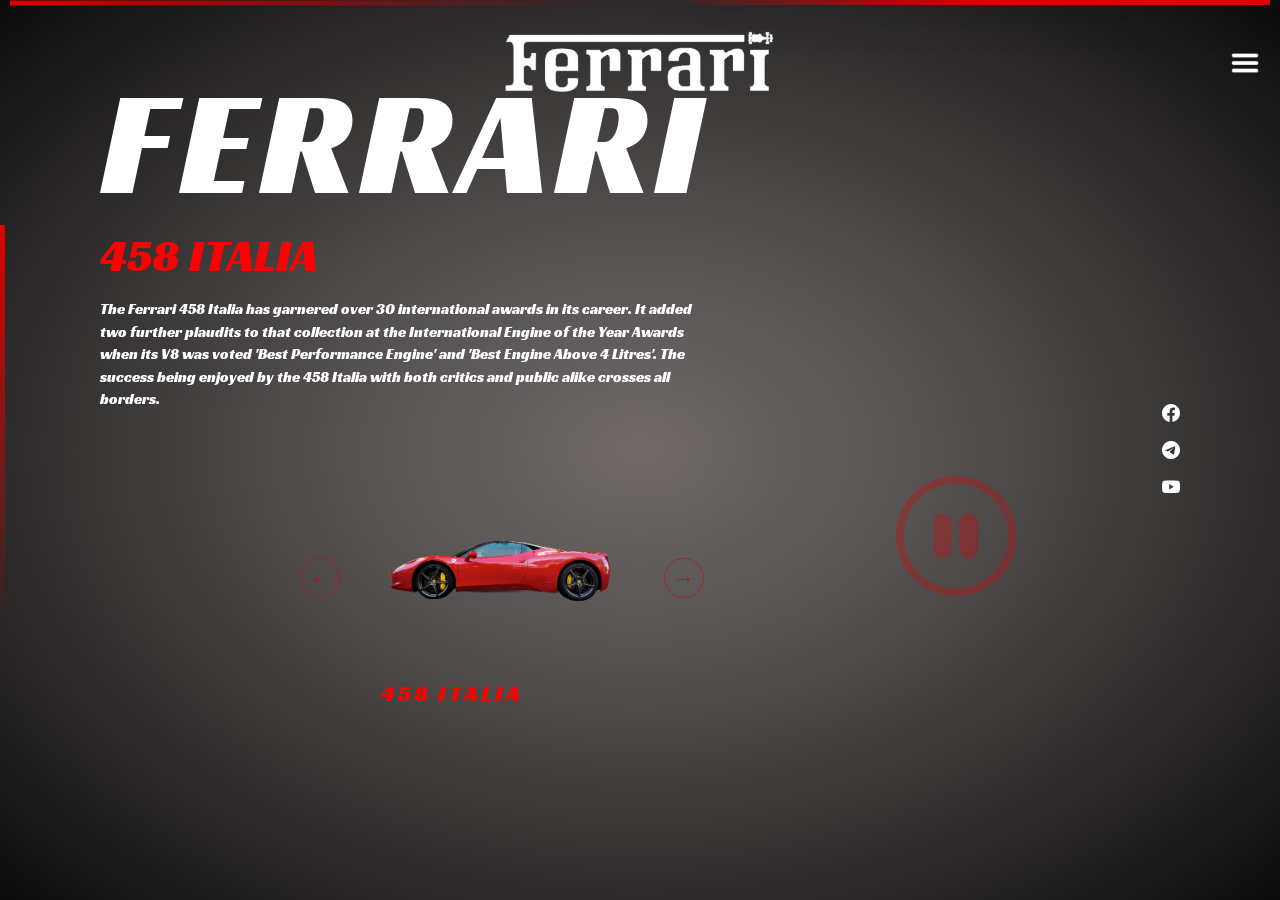
<file: index.html>
<!DOCTYPE html>
<html lang="en">
    <head>
        <meta charset="UTF-8">
        <meta name="viewport" content="width=device-width, initial-scale=1.0">
        <link 
            rel="stylesheet" 
            href="https://cdnjs.cloudflare.com/ajax/libs/materialize/1.0.0/css/materialize.min.css"
        />
        <link rel="stylesheet" href="https://cdn.jsdelivr.net/npm/bootstrap-icons@1.11.3/font/bootstrap-icons.css" integrity="sha384-tViUnnbYAV00FLIhhi3v/dWt3Jxw4gZQcNoSCxCIFNJVCx7/D55/wXsrNIRANwdD" crossorigin="anonymous">
        <link rel="stylesheet" href="css/main.css">
        <title>FERRARI | Sports Car Website Landing Page</title> 
    </head>
    <body>
        <header>
            <a href="index.html" class="logo"><img src="image/logo-removebg-preview (1).png" alt="logo"></a>
            <a href="#" class="menu" onclick="toggleMenu();"></a>
        </header>
        <div class="banner">
            <ul class="nav">
                <li><a href="index.html">Home</a></li>
                <li><a href="racing.html">Racing</a></li>
                <li><a href="contact.html">Contact</a></li>
            </ul>
            <div class="bg-video-list">
                <video class="bg-video ferrari-1 active" src="image/cars/ferrari-1.mp4" autoplay loop muted></video>
                <video class="bg-video ferrari-2" src="image/cars/ferrari-2.mp4" autoplay loop muted></video>
                <video class="bg-video ferrari-3" src="image/cars/ferrari-3.MP4" autoplay loop muted></video>
                <video class="bg-video ferrari-4" src="image/cars/ferrari-4.MP4" autoplay loop muted></video>
                <video class="bg-video ferrari-5" src="image/cars/ferrari-5.MP4" autoplay loop muted></video>
            </div>
            <div class="content">
                <h1>FERRARI</h1>
                <h3 class="model ferrari-1 active" style="color: red">458 ITALIA</h3>
                <h3 class="model ferrari-2" style="color: #e3d10b;">488 PISTA</h3>
                <h3 class="model ferrari-3" style="color: #4f4f4f;">488 SPIDER</h3>
                <h3 class="model ferrari-4" style="color: #a6a6a6;">812 SUPERFAST</h3>
                <h3 class="model ferrari-5" style="color: #52a264;">296 GTB</h3>
                <p>The Ferrari 458 Italia has garnered over 30 international awards in its career. It added two further plaudits to that collection at the International Engine of the Year Awards when its V8 was voted "Best Performance Engine" and "Best Engine Above 4 Litres". The success being enjoyed by the 458 Italia with both critics and public alike crosses all borders.</p>
            </div>
            <a href="#" class="pause active" onclick="pauseVideo();">
                <i class="bi bi-pause-circle"></i>
            </a>
            <a href="#" class="play" onclick="playVideo();">
                <i class="bi bi-play-circle"></i>
            </a>
            <div class="gallery">
                <button class="gallery-prev">&#8592;</button>
                <div class="carousel">
                    <a class="carousel-item ferrari-1" href="#"
                    data-desc="The Ferrari 458 Italia has garnered over 30 international awards in its career. It added two further plaudits to that collection at the International Engine of the Year Awards when its V8 was voted 'Best Performance Engine' and 'Best Engine Above 4 Litres'. The success being enjoyed by the 458 Italia with both critics and public alike crosses all borders.">
                        <img src="image/ferrari-1.png" alt="">
                        <h4 style="color: red">458 ITALIA</h4>
                    </a>
                    <a class="carousel-item ferrari-2" href="#"
                    data-desc="The Ferrari 488 Pista is the most powerful V8 Ferrari ever built for the road. With 720 cv derived directly from racing, it delivers an extraordinary driving experience on both track and road. Every element has been designed to push the boundaries of performance.">
                        <img src="image/ferrari-2.png" alt="">
                        <h4 style="color: yellow">488 PISTA</h4>
                    </a>
                    <a class="carousel-item ferrari-3" href="#"
                    data-desc="The Ferrari 488 Spider features a retractable hardtop that opens in just 14 seconds. It combines the 488 GTB's turbocharged V8 power with the exhilaration of open-air driving at its finest.">
                        <img src="image/ferrari-3.jpg" alt="">
                        <h4 style="color: rgb(77, 76, 76)">488 SPIDER</h4>
                    </a>
                    <a class="carousel-item ferrari-4" href="#"
                    data-desc="The Ferrari 812 Superfast is powered by a naturally aspirated 6.5L V12 producing 800 cv. The most powerful road car Ferrari has ever produced, with a top speed exceeding 340 km/h and a soundtrack unlike anything else on the road.">
                        <img src="image/ferrari-4.png" alt="">
                        <h4 style="color: silver">812 SUPERFAST</h4>
                    </a>
                    <a class="carousel-item ferrari-5" href="#"
                    data-desc="The Ferrari 296 GTB introduces a new 120-degree V6 hybrid engine producing 830 cv total. It represents a new chapter in Ferrari's history, combining electrification with pure driving passion and everyday usability.">
                        <img src="image/ferrari-5.png" alt="">
                        <h4 style="color: turquoise">296 GTB</h4>
                    </a>
                </div>
                <button class="gallery-next">&#8594;</button>
            </div>
        </div>
        <ul class="sci">
            <li>
                <a href="#"><i class="bi bi-facebook"></i></a>
            </li>
            <li>
                <a href="#"><i class="bi bi-telegram"></i></a>
            </li>
            <li>
                <a href="#"><i class="bi bi-youtube"></i></a>
            </li>
        </ul>
        <script src="https://code.jquery.com/jquery-3.7.0.js"></script>
        <script src="https://cdnjs.cloudflare.com/ajax/libs/materialize/1.0.0/js/materialize.min.js"></script>
        <script src="js/scripts.js"></script>
        <script type="text/javascript">
       $(document).ready(function () {
            $('.carousel').carousel({
                fullWidth: false,
                indicators: false,
                numVisible: 1,
                noWrap: false,
                onCycleTo: function(item) {
                    const classes = item.className.split(' ');
                    const name = classes.find(c => c.startsWith('ferrari-'));
                    if (name) changeVideo(name);

                    const desc = item.getAttribute('data-desc');
                    if (desc) {
                        document.querySelector('.banner .content p').textContent = desc;
                    }
                }
            });
            $('.gallery-next').on('click', function () {
                $('.carousel').carousel('next');
            });

            $('.gallery-prev').on('click', function () {
                $('.carousel').carousel('prev');
            });
        });
        </script>
    </body>
</html>
</file>
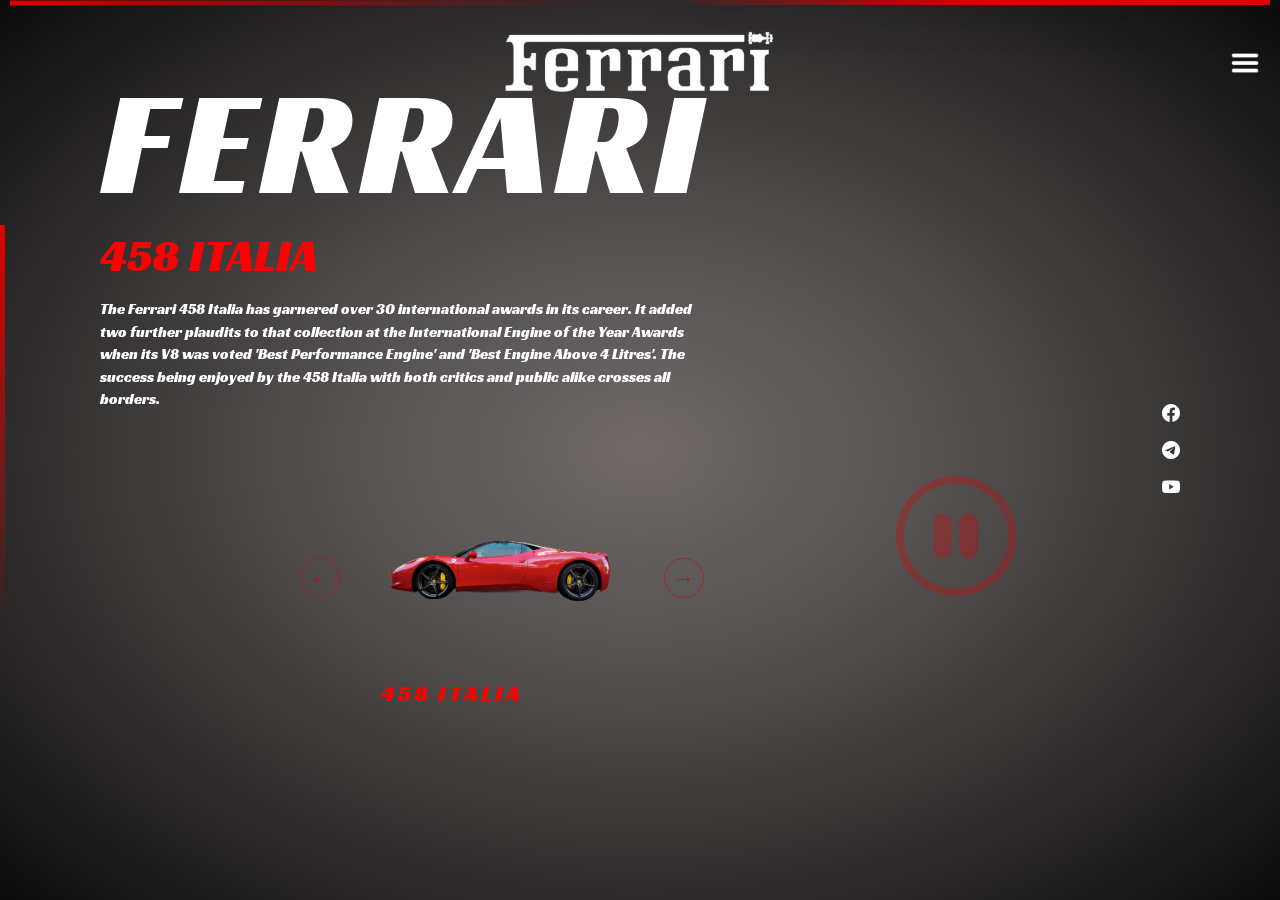
<file: js/index.html>
<!DOCTYPE html>
<html lang="en">
    <head>
        <meta charset="UTF-8">
        <meta name="viewport" content="width=device-width, initial-scale=1.0">
        <link 
            rel="stylesheet" 
            href="https://cdnjs.cloudflare.com/ajax/libs/materialize/1.0.0/css/materialize.min.css"
        />
        <link rel="stylesheet" href="https://cdn.jsdelivr.net/npm/bootstrap-icons@1.11.3/font/bootstrap-icons.css" integrity="sha384-tViUnnbYAV00FLIhhi3v/dWt3Jxw4gZQcNoSCxCIFNJVCx7/D55/wXsrNIRANwdD" crossorigin="anonymous">
        <link rel="stylesheet" href="/css/main.css">
        <title>FERRARI | Sports Car Website Landing Page</title> 
    </head>
    <body>
        <header>
            <a href="/js/index.html" class="logo"><img src="/image/logo-removebg-preview (1).png" alt="logo"></a>
            <a href="#" class="menu" onclick="toggleMenu();"></a>
        </header>
        <div class="banner">
            <ul class="nav">
                <li><a href="/js/index.html">Home</a></li>
                <li><a href="/js/racing.html">Racing</a></li>
                <li><a href="/js/contact.html">Contact</a></li>
            </ul>
            <div class="bg-video-list">
                <video class="bg-video ferrari-1 active" src="/image/cars/ferrari-1.mp4" autoplay loop muted></video>
                <video class="bg-video ferrari-2" src="/image/cars/ferrari-2.mp4" autoplay loop muted></video>
                <video class="bg-video ferrari-3" src="/image/cars/ferrari-3.MP4" autoplay loop muted></video>
                <video class="bg-video ferrari-4" src="/image/cars/ferrari-4.MP4" autoplay loop muted></video>
                <video class="bg-video ferrari-5" src="/image/cars/ferrari-5.MP4" autoplay loop muted></video>
            </div>
            <div class="content">
                <h1>FERRARI</h1>
                <h3 class="model ferrari-1 active" style="color: red">458 ITALIA</h3>
                <h3 class="model ferrari-2" style="color: #e3d10b;">488 PISTA</h3>
                <h3 class="model ferrari-3" style="color: #4f4f4f;">488 SPIDER</h3>
                <h3 class="model ferrari-4" style="color: #a6a6a6;">812 SUPERFAST</h3>
                <h3 class="model ferrari-5" style="color: #52a264;">296 GTB</h3>
                <p>The Ferrari 458 Italia has garnered over 30 international awards in its career. It added two further plaudits to that collection at the International Engine of the Year Awards when its V8 was voted "Best Performance Engine" and "Best Engine Above 4 Litres". The success being enjoyed by the 458 Italia with both critics and public alike crosses all borders.</p>
            </div>
            <a href="#" class="pause active" onclick="pauseVideo();">
                <i class="bi bi-pause-circle"></i>
            </a>
            <a href="#" class="play" onclick="playVideo();">
                <i class="bi bi-play-circle"></i>
            </a>
            <div class="gallery">
                <button class="gallery-prev">&#8592;</button>
                <div class="carousel">
                    <a class="carousel-item ferrari-1" href="#"
                    data-desc="The Ferrari 458 Italia has garnered over 30 international awards in its career. It added two further plaudits to that collection at the International Engine of the Year Awards when its V8 was voted 'Best Performance Engine' and 'Best Engine Above 4 Litres'. The success being enjoyed by the 458 Italia with both critics and public alike crosses all borders.">
                        <img src="/image/ferrari-1.png" alt="">
                        <h4 style="color: red">458 ITALIA</h4>
                    </a>
                    <a class="carousel-item ferrari-2" href="#"
                    data-desc="The Ferrari 488 Pista is the most powerful V8 Ferrari ever built for the road. With 720 cv derived directly from racing, it delivers an extraordinary driving experience on both track and road. Every element has been designed to push the boundaries of performance.">
                        <img src="/image/ferrari-2.png" alt="">
                        <h4 style="color: yellow">488 PISTA</h4>
                    </a>
                    <a class="carousel-item ferrari-3" href="#"
                    data-desc="The Ferrari 488 Spider features a retractable hardtop that opens in just 14 seconds. It combines the 488 GTB's turbocharged V8 power with the exhilaration of open-air driving at its finest.">
                        <img src="/image/ferrari-3.jpg" alt="">
                        <h4 style="color: rgb(77, 76, 76)">488 SPIDER</h4>
                    </a>
                    <a class="carousel-item ferrari-4" href="#"
                    data-desc="The Ferrari 812 Superfast is powered by a naturally aspirated 6.5L V12 producing 800 cv. The most powerful road car Ferrari has ever produced, with a top speed exceeding 340 km/h and a soundtrack unlike anything else on the road.">
                        <img src="/image/ferrari-4.png" alt="">
                        <h4 style="color: silver">812 SUPERFAST</h4>
                    </a>
                    <a class="carousel-item ferrari-5" href="#"
                    data-desc="The Ferrari 296 GTB introduces a new 120-degree V6 hybrid engine producing 830 cv total. It represents a new chapter in Ferrari's history, combining electrification with pure driving passion and everyday usability.">
                        <img src="/image/ferrari-5.png" alt="">
                        <h4 style="color: turquoise">296 GTB</h4>
                    </a>
                </div>
                <button class="gallery-next">&#8594;</button>
            </div>
        </div>
        <ul class="sci">
            <li>
                <a href="#"><i class="bi bi-facebook"></i></a>
            </li>
            <li>
                <a href="#"><i class="bi bi-telegram"></i></a>
            </li>
            <li>
                <a href="#"><i class="bi bi-youtube"></i></a>
            </li>
        </ul>
        <script src="https://code.jquery.com/jquery-3.7.0.js"></script>
        <script src="https://cdnjs.cloudflare.com/ajax/libs/materialize/1.0.0/js/materialize.min.js"></script>
        <script src="./scripts.js"></script>
        <script type="text/javascript">
       $(document).ready(function () {
            $('.carousel').carousel({
                fullWidth: false,
                indicators: false,
                numVisible: 1,
                noWrap: false,
                onCycleTo: function(item) {
                    const classes = item.className.split(' ');
                    const name = classes.find(c => c.startsWith('ferrari-'));
                    if (name) changeVideo(name);

                    const desc = item.getAttribute('data-desc');
                    if (desc) {
                        document.querySelector('.banner .content p').textContent = desc;
                    }
                }
            });
            $('.gallery-next').on('click', function () {
                $('.carousel').carousel('next');
            });

            $('.gallery-prev').on('click', function () {
                $('.carousel').carousel('prev');
            });
        });
        </script>
    </body>
</html>
</file>
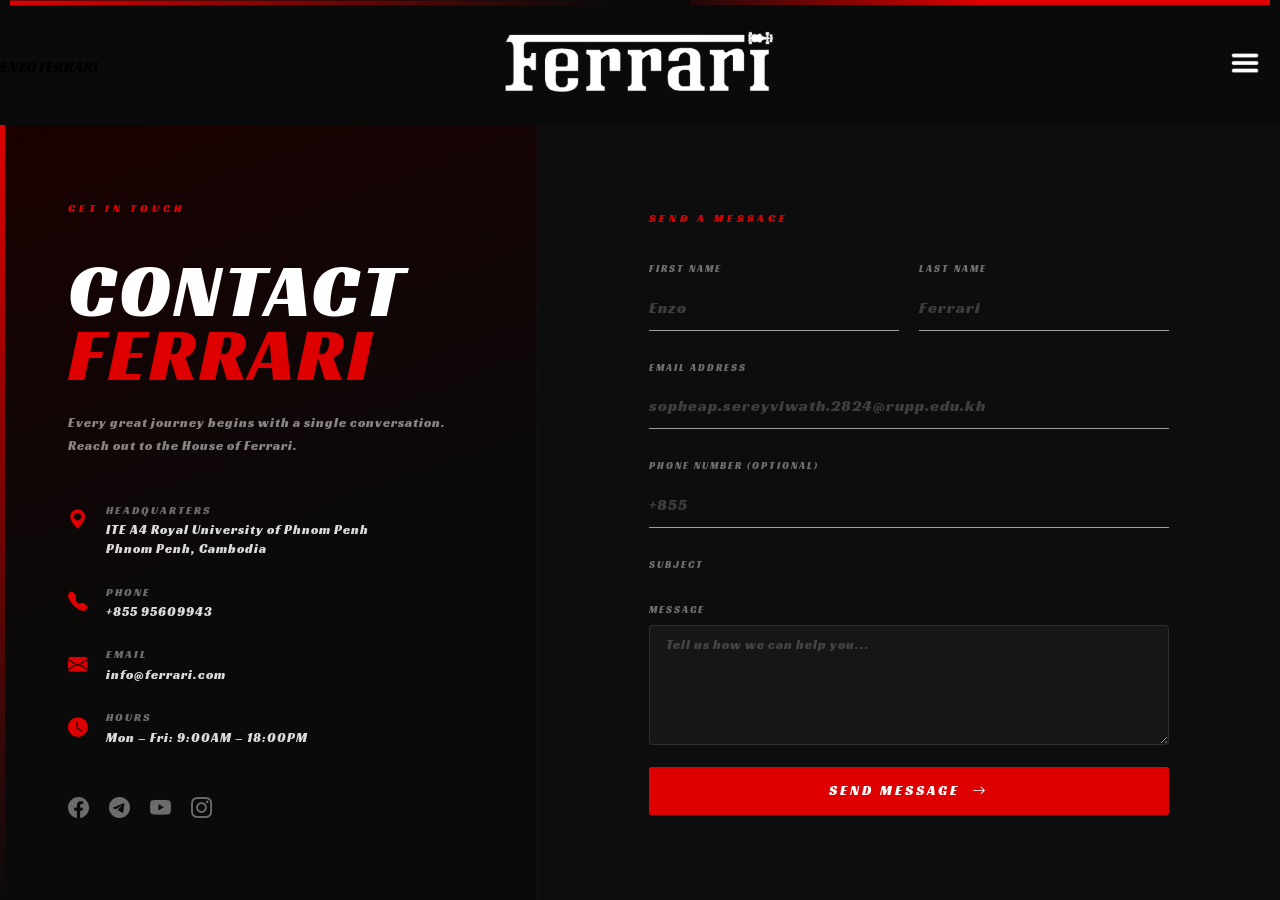
<file: contact.html>
<!DOCTYPE html>
<html lang="en">
    <head>
        <meta charset="UTF-8">
        <meta name="viewport" content="width=device-width, initial-scale=1.0">
        <link rel="stylesheet" href="https://cdnjs.cloudflare.com/ajax/libs/materialize/1.0.0/css/materialize.min.css"/>
        <link rel="stylesheet" href="https://cdn.jsdelivr.net/npm/bootstrap-icons@1.11.3/font/bootstrap-icons.css" integrity="sha384-tViUnnbYAV00FLIhhi3v/dWt3Jxw4gZQcNoSCxCIFNJVCx7/D55/wXsrNIRANwdD" crossorigin="anonymous">
        <link rel="stylesheet" href="css/main.css">
        <link rel="stylesheet" href="css/contact.css">
        <title>FERRARI | Contact</title>
    </head>
    <body class="contact-page">
        <header>
            <span class="year">ENZO FERRARI</span>
            <a href="/contact.html" class="logo"><img src="image/logo-removebg-preview (1).png" alt="logo"></a>
            <a href="#" class="menu" onclick="toggleMenu();"></a>
        </header>
        <ul class="nav">
            <li><a href="index.html">Home</a></li>
            <li><a href="racing.html">Racing</a></li>
            <li><a href="contact.html">Contact</a></li>
        </ul>
        <div class="contact-wrapper">
            <div class="contact-info">
                <div class="contact-info-inner">
                    <p class="contact-eyebrow">GET IN TOUCH</p>
                    <h1>CONTACT<br><span>FERRARI</span></h1>
                    <p class="contact-tagline">Every great journey begins with a single conversation. Reach out to the House of Ferrari.</p>
                    <div class="contact-details">
                        <div class="contact-detail-item">
                            <i class="bi bi-geo-alt-fill"></i>
                            <div>
                                <strong>Headquarters</strong>
                                <span>ITE A4 Royal University of Phnom Penh<br>Phnom Penh, Cambodia</span>
                            </div>
                        </div>
                        <div class="contact-detail-item">
                            <i class="bi bi-telephone-fill"></i>
                            <div>
                                <strong>Phone</strong>
                                <span>+855 95609943</span>
                            </div>
                        </div>
                        <div class="contact-detail-item">
                            <i class="bi bi-envelope-fill"></i>
                            <div>
                                <strong>Email</strong>
                                <span>info@ferrari.com</span>
                            </div>
                        </div>
                        <div class="contact-detail-item">
                            <i class="bi bi-clock-fill"></i>
                            <div>
                                <strong>Hours</strong>
                                <span>Mon – Fri: 9:00AM – 18:00PM </span>
                            </div>
                        </div>
                    </div>
                    <div class="contact-socials">
                        <a href="#"><i class="bi bi-facebook"></i></a>
                        <a href="#"><i class="bi bi-telegram"></i></a>
                        <a href="#"><i class="bi bi-youtube"></i></a>
                        <a href="#"><i class="bi bi-instagram"></i></a>
                    </div>
                </div>
            </div>
            <div class="contact-form-side">
                <div class="contact-form-inner">
                    <p class="form-eyebrow">SEND A MESSAGE</p>
                    <div id="form-success" class="form-success" style="display:none;">
                        <i class="bi bi-check-circle-fill"></i>
                        <p>Your message has been sent. We'll be in touch shortly.</p>
                    </div>
                    <form id="contactForm" onsubmit="submitForm(event)">
                        <div class="form-row">
                            <div class="form-group">
                                <label for="firstName">First Name</label>
                                <input type="text" id="firstName" placeholder="Enzo" required>
                            </div>
                            <div class="form-group">
                                <label for="lastName">Last Name</label>
                                <input type="text" id="lastName" placeholder="Ferrari" required>
                            </div>
                        </div>
                        <div class="form-group">
                            <label for="email">Email Address</label>
                            <input type="email" id="email" placeholder="sopheap.sereyviwath.2824@rupp.edu.kh" required>
                        </div>
                        <div class="form-group">
                            <label for="phone">Phone Number (Optional)</label>
                            <input type="tel" id="phone" placeholder="+855">
                        </div>
                        <div class="form-group">
                            <label for="subject">Subject</label>
                            <select id="subject" required>
                                <option value="" disabled selected>Select a subject</option>
                                <option value="purchase">Vehicle Purchase Enquiry</option>
                                <option value="test-drive">Request a Test Drive</option>
                                <option value="racing">Racing Programme</option>
                                <option value="parts">Parts & Service</option>
                                <option value="other">Other</option>
                            </select>
                        </div>
                        <div class="form-group">
                            <label for="message">Message</label>
                            <textarea id="message" rows="5" placeholder="Tell us how we can help you..." required></textarea>
                        </div>
                        <button type="submit" class="submit-btn">
                            <span>SEND MESSAGE</span>
                            <i class="bi bi-arrow-right"></i>
                        </button>
                    </form>
                </div>
            </div>
        </div>
        <script src="https://code.jquery.com/jquery-3.7.0.js"></script>
        <script src="https://cdnjs.cloudflare.com/ajax/libs/materialize/1.0.0/js/materialize.min.js"></script>
        <script src="js/scripts.js"></script>
        <script>
            function submitForm(e) {
                e.preventDefault();
                document.getElementById('contactForm').style.display = 'none';
                document.getElementById('form-success').style.display = 'flex';
            }
        </script>
    </body>
</html>
</file>
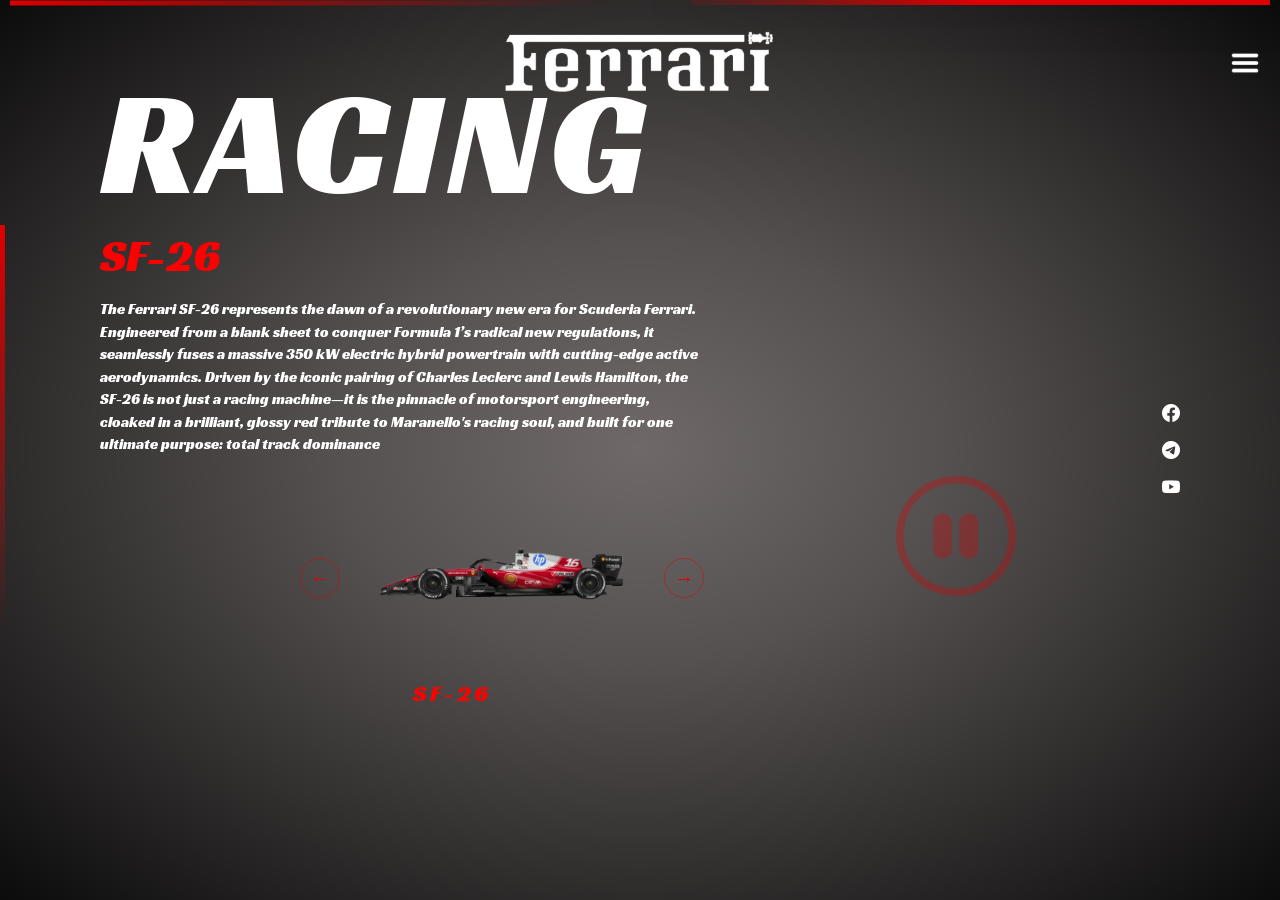
<file: racing.html>
<!DOCTYPE html>
<html lang="en">
    <head>
        <meta charset="UTF-8">
        <meta name="viewport" content="width=device-width, initial-scale=1.0">
        <link rel="stylesheet" href="https://cdnjs.cloudflare.com/ajax/libs/materialize/1.0.0/css/materialize.min.css"/>
        <link rel="stylesheet" href="https://cdn.jsdelivr.net/npm/bootstrap-icons@1.11.3/font/bootstrap-icons.css" integrity="sha384-tViUnnbYAV00FLIhhi3v/dWt3Jxw4gZQcNoSCxCIFNJVCx7/D55/wXsrNIRANwdD" crossorigin="anonymous">
        <link rel="stylesheet" href="css/main.css">
        <title>FERRARI | Racing</title>
    </head>
    <body>
        <header>
            <a href="racing.html" class="logo"><img src="image/logo-removebg-preview (1).png" alt="logo"></a>
            <a href="#" class="menu" onclick="toggleMenu();"></a>
        </header>
        <div class="banner">
            <ul class="nav">
                <li><a href="index.html">Home</a></li>
                <li><a href="racing.html">Racing</a></li>
                <li><a href="contact.html">Contact</a></li>
            </ul>
            <div class="bg-video-list">
                <video class="bg-video race-1 active" src="image/cars/race-1.MP4" autoplay loop muted></video>
                <video class="bg-video race-2" src="image/cars/race-2.MP4" autoplay loop muted></video>
            </div>
            <div class="content">
                <h1>RACING</h1>
                <h3 class="model race-1 active" style="color: red">SF-26</h3>
                <h3 class="model race-2" style="color: red">296-GT3</h3>
                <p>The Ferrari SF-26 represents the dawn of a revolutionary new era for Scuderia Ferrari. Engineered from a blank sheet to conquer Formula 1’s radical new regulations, it seamlessly fuses a massive 350 kW electric hybrid powertrain with cutting-edge active aerodynamics. Driven by the iconic pairing of Charles Leclerc and Lewis Hamilton, the SF-26 is not just a racing machine—it is the pinnacle of motorsport engineering, cloaked in a brilliant, glossy red tribute to Maranello's racing soul, and built for one ultimate purpose: total track dominance</p>
            </div>
            <a href="#" class="pause active" onclick="pauseVideo(); return false;">
                <i class="bi bi-pause-circle"></i>
            </a>
            <a href="#" class="play" onclick="playVideo(); return false;">
                <i class="bi bi-play-circle"></i>
            </a>
            <div class="gallery">
                <button class="gallery-prev">&#8592;</button>
                <div class="carousel">
                    <a class="carousel-item race-1" href="#"
                    data-name="SF-26"
                    data-desc="The Ferrari SF-26 represents the dawn of a revolutionary new era for Scuderia Ferrari. Engineered from a blank sheet to conquer Formula 1’s radical new regulations, it seamlessly fuses a massive 350 kW electric hybrid powertrain with cutting-edge active aerodynamics. Driven by the iconic pairing of Charles Leclerc and Lewis Hamilton, the SF-26 is not just a racing machine—it is the pinnacle of motorsport engineering, cloaked in a brilliant, glossy red tribute to Maranello's racing soul, and built for one ultimate purpose: total track dominance">
                        <img src="image/race-1.png" alt="SF-26">
                        <h4 style="color: red">SF-26</h4>
                    </a>
                    <a class="carousel-item race-2" href="#"
                    data-name="296-GT3"
                    data-desc="The Ferrari 296 GT3 marks a relentless evolution in the fierce world of global endurance racing. Stripped of its road-going hybrid constraints, it unleashes a pure, race-tuned 600 cv twin-turbocharged 120° V6 engine, pushed lower and further forward to achieve an unparalleled center of gravity. Designed to dominate legendary circuits from Daytona to the 24 Hours of Le Mans, every line of its advanced, track-sculpted aerodynamics has been engineered for absolute stability in the slipstream.">
                        <img src="image/race-2.png" alt="296-GT3">
                        <h4 style="color: red">296-GT3</h4>
                    </a>
                </div>
                <button class="gallery-next">&#8594;</button>
            </div>
        </div>
        <ul class="sci">
            <li><a href="#"><i class="bi bi-facebook"></i></a></li>
            <li><a href="#"><i class="bi bi-telegram"></i></a></li>
            <li><a href="#"><i class="bi bi-youtube"></i></a></li>
        </ul>
        <script src="https://code.jquery.com/jquery-3.7.0.js"></script>
        <script src="https://cdnjs.cloudflare.com/ajax/libs/materialize/1.0.0/js/materialize.min.js"></script>
        <script src="js/scripts.js"></script>
        <script type="text/javascript">
        $(document).ready(function () {
            $('.carousel').carousel({
                fullWidth: false,
                indicators: false,
                numVisible: 1,
                noWrap: false,
                onCycleTo: function(item) {
                    const classes = item.className.split(' ');
                    const name = classes.find(c => c.startsWith('race-'));
                    if (name) changeVideo(name);
                    const desc = item.getAttribute('data-desc');
                    if (desc) {
                        document.querySelector('.banner .content p').textContent = desc;
                    }
                }
            });
            $('.gallery-next').on('click', function () {
                $('.carousel').carousel('next');
            });
            $('.gallery-prev').on('click', function () {
                $('.carousel').carousel('prev');
            });
        });
        </script>
    </body>
</html>
</file>
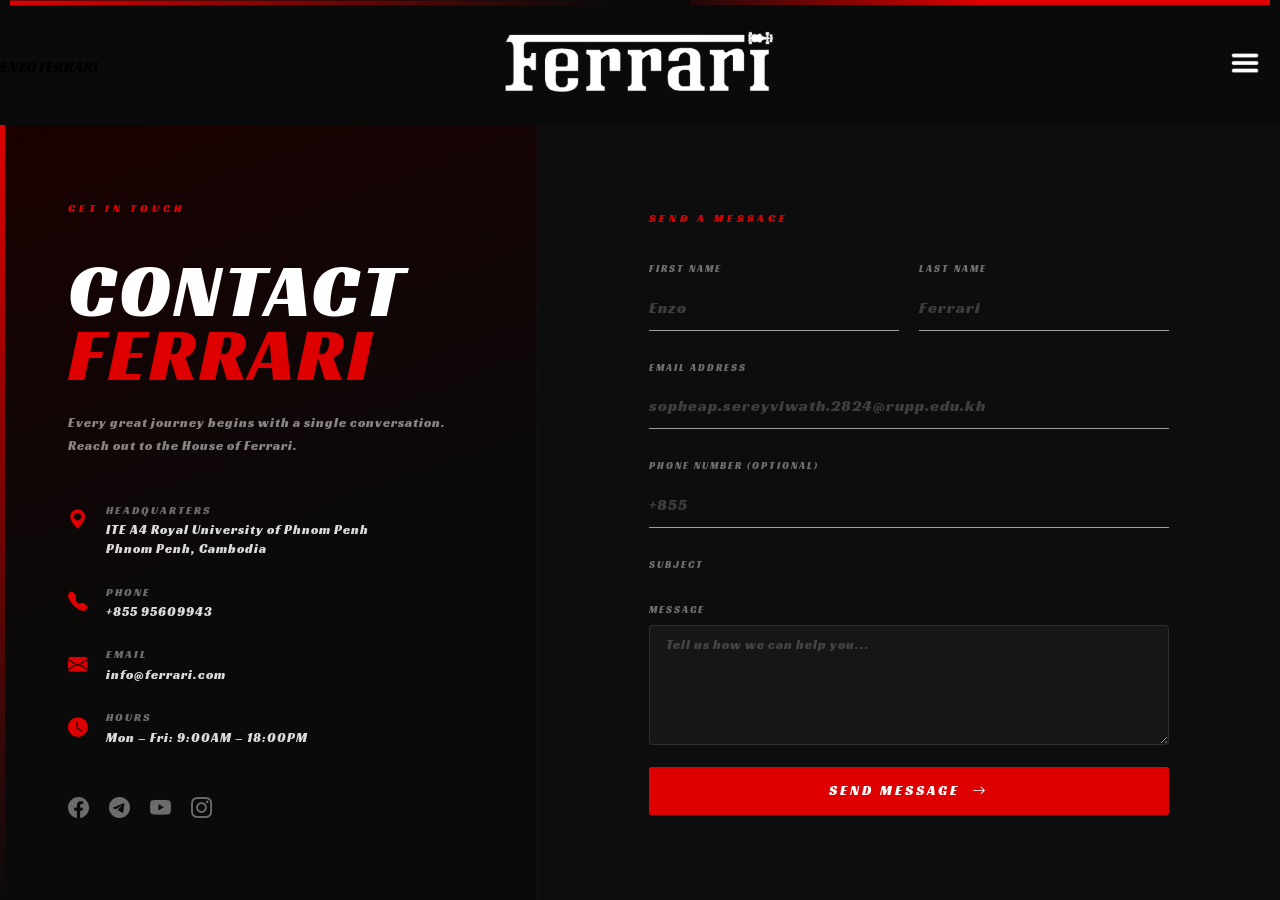
<file: js/contact.html>
<!DOCTYPE html>
<html lang="en">
    <head>
        <meta charset="UTF-8">
        <meta name="viewport" content="width=device-width, initial-scale=1.0">
        <link rel="stylesheet" href="https://cdnjs.cloudflare.com/ajax/libs/materialize/1.0.0/css/materialize.min.css"/>
        <link rel="stylesheet" href="https://cdn.jsdelivr.net/npm/bootstrap-icons@1.11.3/font/bootstrap-icons.css" integrity="sha384-tViUnnbYAV00FLIhhi3v/dWt3Jxw4gZQcNoSCxCIFNJVCx7/D55/wXsrNIRANwdD" crossorigin="anonymous">
        <link rel="stylesheet" href="/css/main.css">
        <link rel="stylesheet" href="/css/contact.css">
        <title>FERRARI | Contact</title>
    </head>
    <body class="contact-page">
        <header>
            <span class="year">ENZO FERRARI</span>
            <a href="/js/contact.html" class="logo"><img src="/image/logo-removebg-preview (1).png" alt="logo"></a>
            <a href="#" class="menu" onclick="toggleMenu();"></a>
        </header>
        <ul class="nav">
            <li><a href="/js/index.html">Home</a></li>
            <li><a href="/js/racing.html">Racing</a></li>
            <li><a href="/js/contact.html">Contact</a></li>
        </ul>
        <div class="contact-wrapper">
            <div class="contact-info">
                <div class="contact-info-inner">
                    <p class="contact-eyebrow">GET IN TOUCH</p>
                    <h1>CONTACT<br><span>FERRARI</span></h1>
                    <p class="contact-tagline">Every great journey begins with a single conversation. Reach out to the House of Ferrari.</p>
                    <div class="contact-details">
                        <div class="contact-detail-item">
                            <i class="bi bi-geo-alt-fill"></i>
                            <div>
                                <strong>Headquarters</strong>
                                <span>ITE A4 Royal University of Phnom Penh<br>Phnom Penh, Cambodia</span>
                            </div>
                        </div>
                        <div class="contact-detail-item">
                            <i class="bi bi-telephone-fill"></i>
                            <div>
                                <strong>Phone</strong>
                                <span>+855 95609943</span>
                            </div>
                        </div>
                        <div class="contact-detail-item">
                            <i class="bi bi-envelope-fill"></i>
                            <div>
                                <strong>Email</strong>
                                <span>info@ferrari.com</span>
                            </div>
                        </div>
                        <div class="contact-detail-item">
                            <i class="bi bi-clock-fill"></i>
                            <div>
                                <strong>Hours</strong>
                                <span>Mon – Fri: 9:00AM – 18:00PM </span>
                            </div>
                        </div>
                    </div>
                    <div class="contact-socials">
                        <a href="#"><i class="bi bi-facebook"></i></a>
                        <a href="#"><i class="bi bi-telegram"></i></a>
                        <a href="#"><i class="bi bi-youtube"></i></a>
                        <a href="#"><i class="bi bi-instagram"></i></a>
                    </div>
                </div>
            </div>
            <div class="contact-form-side">
                <div class="contact-form-inner">
                    <p class="form-eyebrow">SEND A MESSAGE</p>
                    <div id="form-success" class="form-success" style="display:none;">
                        <i class="bi bi-check-circle-fill"></i>
                        <p>Your message has been sent. We'll be in touch shortly.</p>
                    </div>
                    <form id="contactForm" onsubmit="submitForm(event)">
                        <div class="form-row">
                            <div class="form-group">
                                <label for="firstName">First Name</label>
                                <input type="text" id="firstName" placeholder="Enzo" required>
                            </div>
                            <div class="form-group">
                                <label for="lastName">Last Name</label>
                                <input type="text" id="lastName" placeholder="Ferrari" required>
                            </div>
                        </div>
                        <div class="form-group">
                            <label for="email">Email Address</label>
                            <input type="email" id="email" placeholder="sopheap.sereyviwath.2824@rupp.edu.kh" required>
                        </div>
                        <div class="form-group">
                            <label for="phone">Phone Number (Optional)</label>
                            <input type="tel" id="phone" placeholder="+855">
                        </div>
                        <div class="form-group">
                            <label for="subject">Subject</label>
                            <select id="subject" required>
                                <option value="" disabled selected>Select a subject</option>
                                <option value="purchase">Vehicle Purchase Enquiry</option>
                                <option value="test-drive">Request a Test Drive</option>
                                <option value="racing">Racing Programme</option>
                                <option value="parts">Parts & Service</option>
                                <option value="other">Other</option>
                            </select>
                        </div>
                        <div class="form-group">
                            <label for="message">Message</label>
                            <textarea id="message" rows="5" placeholder="Tell us how we can help you..." required></textarea>
                        </div>
                        <button type="submit" class="submit-btn">
                            <span>SEND MESSAGE</span>
                            <i class="bi bi-arrow-right"></i>
                        </button>
                    </form>
                </div>
            </div>
        </div>
        <script src="https://code.jquery.com/jquery-3.7.0.js"></script>
        <script src="https://cdnjs.cloudflare.com/ajax/libs/materialize/1.0.0/js/materialize.min.js"></script>
        <script src="/js/scripts.js"></script>
        <script>
            function submitForm(e) {
                e.preventDefault();
                document.getElementById('contactForm').style.display = 'none';
                document.getElementById('form-success').style.display = 'flex';
            }
        </script>
    </body>
</html>
</file>
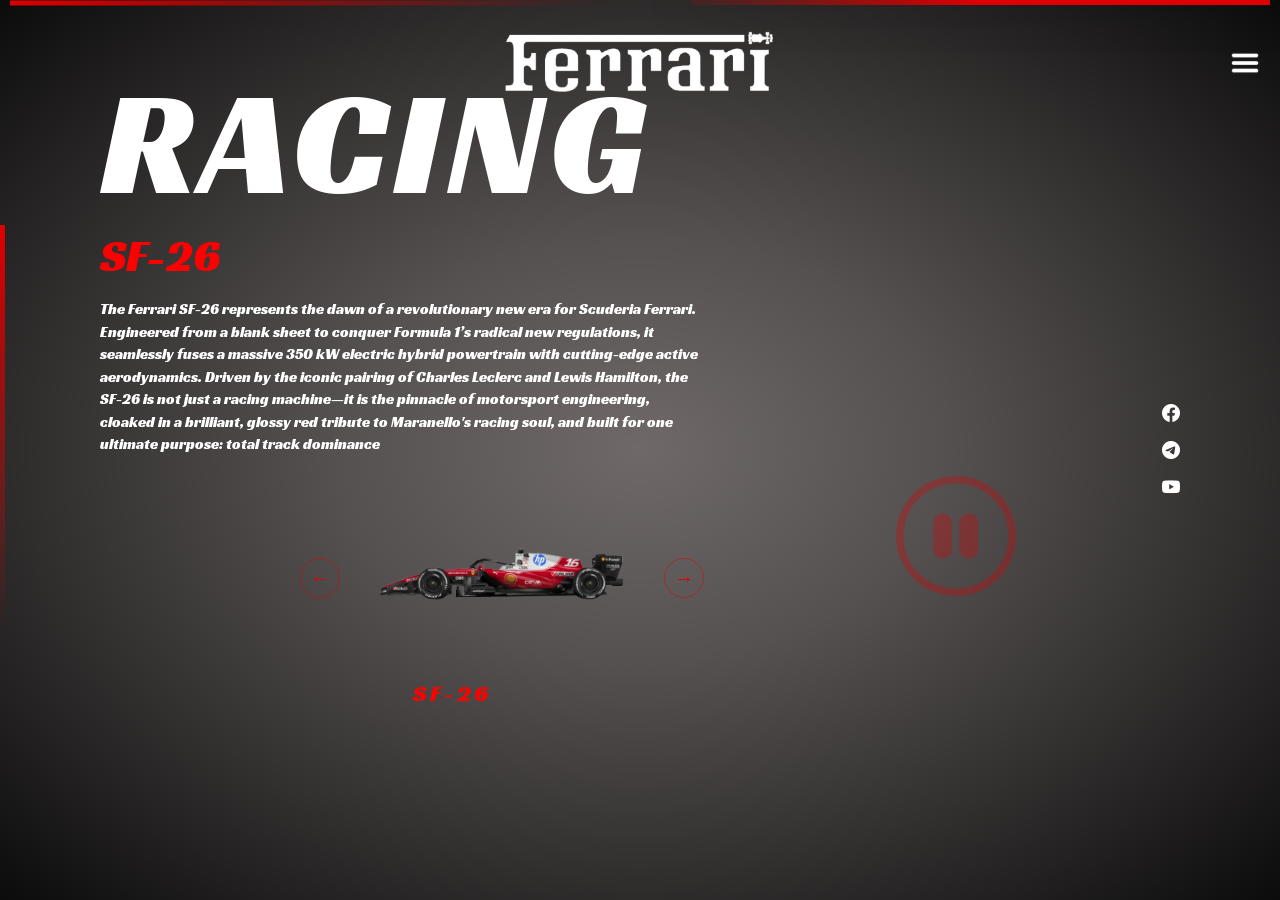
<file: js/racing.html>
<!DOCTYPE html>
<html lang="en">
    <head>
        <meta charset="UTF-8">
        <meta name="viewport" content="width=device-width, initial-scale=1.0">
        <link rel="stylesheet" href="https://cdnjs.cloudflare.com/ajax/libs/materialize/1.0.0/css/materialize.min.css"/>
        <link rel="stylesheet" href="https://cdn.jsdelivr.net/npm/bootstrap-icons@1.11.3/font/bootstrap-icons.css" integrity="sha384-tViUnnbYAV00FLIhhi3v/dWt3Jxw4gZQcNoSCxCIFNJVCx7/D55/wXsrNIRANwdD" crossorigin="anonymous">
        <link rel="stylesheet" href="/css/main.css">
        <title>FERRARI | Racing</title>
    </head>
    <body>
        <header>
            <a href="/js/racing.html" class="logo"><img src="/image/logo-removebg-preview (1).png" alt="logo"></a>
            <a href="#" class="menu" onclick="toggleMenu();"></a>
        </header>
        <div class="banner">
            <ul class="nav">
                <li><a href="/js/index.html">Home</a></li>
                <li><a href="/js/racing.html">Racing</a></li>
                <li><a href="/js/contact.html">Contact</a></li>
            </ul>
            <div class="bg-video-list">
                <video class="bg-video race-1 active" src="/image/cars/race-1.MP4" autoplay loop muted></video>
                <video class="bg-video race-2" src="/image/cars/race-2.MP4" autoplay loop muted></video>
            </div>
            <div class="content">
                <h1>RACING</h1>
                <h3 class="model race-1 active" style="color: red">SF-26</h3>
                <h3 class="model race-2" style="color: red">296-GT3</h3>
                <p>The Ferrari SF-26 represents the dawn of a revolutionary new era for Scuderia Ferrari. Engineered from a blank sheet to conquer Formula 1’s radical new regulations, it seamlessly fuses a massive 350 kW electric hybrid powertrain with cutting-edge active aerodynamics. Driven by the iconic pairing of Charles Leclerc and Lewis Hamilton, the SF-26 is not just a racing machine—it is the pinnacle of motorsport engineering, cloaked in a brilliant, glossy red tribute to Maranello's racing soul, and built for one ultimate purpose: total track dominance</p>
            </div>
            <a href="#" class="pause active" onclick="pauseVideo(); return false;">
                <i class="bi bi-pause-circle"></i>
            </a>
            <a href="#" class="play" onclick="playVideo(); return false;">
                <i class="bi bi-play-circle"></i>
            </a>
            <div class="gallery">
                <button class="gallery-prev">&#8592;</button>
                <div class="carousel">
                    <a class="carousel-item race-1" href="#"
                    data-name="SF-26"
                    data-desc="The Ferrari SF-26 represents the dawn of a revolutionary new era for Scuderia Ferrari. Engineered from a blank sheet to conquer Formula 1’s radical new regulations, it seamlessly fuses a massive 350 kW electric hybrid powertrain with cutting-edge active aerodynamics. Driven by the iconic pairing of Charles Leclerc and Lewis Hamilton, the SF-26 is not just a racing machine—it is the pinnacle of motorsport engineering, cloaked in a brilliant, glossy red tribute to Maranello's racing soul, and built for one ultimate purpose: total track dominance">
                        <img src="/image/race-1.png" alt="SF-26">
                        <h4 style="color: red">SF-26</h4>
                    </a>
                    <a class="carousel-item race-2" href="#"
                    data-name="296-GT3"
                    data-desc="The Ferrari 296 GT3 marks a relentless evolution in the fierce world of global endurance racing. Stripped of its road-going hybrid constraints, it unleashes a pure, race-tuned 600 cv twin-turbocharged 120° V6 engine, pushed lower and further forward to achieve an unparalleled center of gravity. Designed to dominate legendary circuits from Daytona to the 24 Hours of Le Mans, every line of its advanced, track-sculpted aerodynamics has been engineered for absolute stability in the slipstream.">
                        <img src="/image/race-2.png" alt="296-GT3">
                        <h4 style="color: red">296-GT3</h4>
                    </a>
                </div>
                <button class="gallery-next">&#8594;</button>
            </div>
        </div>
        <ul class="sci">
            <li><a href="#"><i class="bi bi-facebook"></i></a></li>
            <li><a href="#"><i class="bi bi-telegram"></i></a></li>
            <li><a href="#"><i class="bi bi-youtube"></i></a></li>
        </ul>
        <script src="https://code.jquery.com/jquery-3.7.0.js"></script>
        <script src="https://cdnjs.cloudflare.com/ajax/libs/materialize/1.0.0/js/materialize.min.js"></script>
        <script src="/js/scripts.js"></script>
        <script type="text/javascript">
        $(document).ready(function () {
            $('.carousel').carousel({
                fullWidth: false,
                indicators: false,
                numVisible: 1,
                noWrap: false,
                onCycleTo: function(item) {
                    const classes = item.className.split(' ');
                    const name = classes.find(c => c.startsWith('race-'));
                    if (name) changeVideo(name);
                    const desc = item.getAttribute('data-desc');
                    if (desc) {
                        document.querySelector('.banner .content p').textContent = desc;
                    }
                }
            });
            $('.gallery-next').on('click', function () {
                $('.carousel').carousel('next');
            });
            $('.gallery-prev').on('click', function () {
                $('.carousel').carousel('prev');
            });
        });
        </script>
    </body>
</html>
</file>
<file: css/main.css>
@import url('https://fonts.googleapis.com/css2?family=Racing+Sans+One&display=swap');

* {
    margin: 0;
    padding: 0;
    box-sizing: border-box;
}

:root {
    --primary: #de0000;
}

body {
    background: #7b7474;
    font-family: "Racing Sans One", sans-serif;
}

/* header */
header {
    position: absolute;
    top: 0;
    height: 125px;
    left: 0;
    width: 100%;
    display: flex;
    justify-content: space-between;
    align-items: center;
    padding-top: 10px; 
    z-index: 1000;
}

header::after {
    position: absolute;
    content: '';
    top: 2%;
    transform: translateY(-50%);
    left: 10px;
    height: 5px;
    width: calc(50% - 40px); 
    background: linear-gradient(90deg, var(--primary), transparent);
}

.logo {
    position: absolute;
    left: 50%;
    top: 50%;
    transform: translate(-50%, -50%);
    z-index: 1001;
}

.logo img {
    max-height: 400px;     
    width: 100%;         
    filter: invert(1);  
    display: block;
}

.menu {
    position: absolute;
    height: 30px;
    right: 20px;
    top: 50%;           
    transform: translateY(-50%);    
    width: 30px;
    background: url('../image/menu-removebg-preview\ \(1\).png') no-repeat;
    background-size: 30px;
    background-position: center;
    cursor: pointer;
}

.menu.active {
    position: absolute;
    height: 30px;
    right: 20px;
    top: 50%;           
    transform: translateY(-50%);     
    width: 30px;
    background: url('../image/Menu-active-removebg-preview.png') no-repeat;
    background-size: 90px;
    background-position: center;
    cursor: pointer;
}

/* Navigation */
.nav {
    z-index: 200;
    position: absolute;
    right: 10px;
    top: 0;
    width: calc(50% - 60px);
    height: 5px;
    border-bottom: 5px solid;
    border-image: linear-gradient(
        90deg, 
        transparent,
        var(--primary), 
        var(--primary)
    ) 30;
    background: transparent;
    box-shadow: 0 0 40px rgba(0, 0, 0, 0.5);
    backdrop-filter: blur(20px);
    display: flex;
    justify-content: center;
    align-items: center;
    transition: 1s;
    transform-origin: right;
}

.nav.active {
    top: 100px;
    width: calc(40% - 50px);
    height: 80px;
    border-top: 5px solid;
    border-image: linear-gradient(
        90deg, 
        transparent,
        var(--primary), 
        var(--primary),
        transparent
    ) 30;
    border-bottom: none;
}

.nav li {
    position: relative;
    list-style: none;
    opacity: 0;
    visibility: hidden;
    transform: translateY(-100px);
    transition: 0.5s;
}

.nav.active li {
    opacity: 1;
    visibility: visible;
    transform: translateY(0);
}

.nav li a {
    text-decoration: none;
    display: inline-flex;
    align-items: center;
    justify-content: center;
    color: #ffffff;
    text-transform: uppercase;
    font-weight: 200;
    letter-spacing: 1px;
    padding: 10px 40px;
    transition: 0.3s;
    cursor: pointer;
}

.nav li a:hover {
    box-shadow: inset 0 0 20px rgba(255, 49, 49, 0.5);
}

/* Banner */
.banner {
    position: relative;
    width: 100%;
    min-height: 100vh;
    padding: 0 100px;
    display: flex;
    justify-content: flex-start;
    align-items: center;
    overflow: hidden;
    transition: 0.5s;
}

.banner::after {
    position: absolute;
    content: '';
    top: 0;
    left: 0;    
    right: 0;
    bottom: 0;
    width: 100%;
    background: radial-gradient(
        rgba(0, 0, 0, 0.1),
        rgba(0, 0, 0, 0.3),
        rgba(0, 0, 0, 0.6),
        rgba(0, 0, 0, 0.9)
    );
}

.banner::before {
    position: absolute;
    content: '';
    top: 25%;
    left: 0;
    width: 5px;
    height: 45%;
    background: linear-gradient(var(--primary), transparent);
    z-index: 100;
}

.banner .bg-video {
    display: none;
    position: absolute;
    top: 0;
    left: 0;    
    width: 100%;
    height: 100%;
    object-fit: cover;
    object-position: center;
}

.banner .bg-video.active {
    display: block;
}

.banner .content {
    position: absolute;
    max-width: 600px;
    z-index: 100;
    color: #ffffff;
    padding-bottom: 430px;
    top: 40px;            
}

.banner .content h1 {
    font-family: "Racing Sans One", cursive;
    font-size: 10em;
    color: #ffffff;
    font-weight: 500;
    line-height: 0.8em;
    letter-spacing: 5px;
}

.banner .content .model {
    font-size: 3em;
    text-transform: uppercase;
    color: var(--primary);
    display: none;
    white-space: nowrap;
}

.banner .content .model.active {
    display: block;
}

@keyframes animate {
    0% {
        transform: rotateX(-30deg) rotateY(0deg);
    }
    100% {
        transform: rotateX(-30deg) rotateY(360deg);
    }
}

/* Gallery */
.banner .gallery {
    position: absolute;
    left: 100px;
    top: 52%;          
    width: 55%;
    height: 220px;  
    z-index: 100;
    display: flex;
    flex-direction: row;
    justify-content: center;
    align-items: center;
    overflow: visible; 
}
.banner .gallery .carousel {
    width: 100%;
    height: 100%;
    overflow: visible;
}

.carousel .carousel-item {
    width: 160px !important;   
    height: 200px !important;
    cursor: pointer;
    background: transparent;
}

.carousel .carousel-item img {
    width: 260px !important;   
    height: 180px !important;
    border-radius: 100px;
    object-fit: contain;
    object-position: center;
    background: transparent;
    transition: 0.5s;
    display: block !important; 
}

.carousel .carousel-item h4 {
    white-space: nowrap;
    font-size: 1.5em;
    text-align: center;
    letter-spacing: 3px;
}

.gallery-prev, .gallery-next {
    background: transparent;
    border: 1px solid rgba(222, 0, 0, 0.5);
    color: var(--primary);
    font-size: 20px;
    width: 40px;
    height: 40px;
    border-radius: 50%;
    cursor: pointer;
    transition: all 0.3s;
    z-index: 200;
    flex-shrink: 0;
    position: absolute;
}

.gallery-prev {
    left: 200px;
}

.gallery-next {
    right: 100px;
}

.gallery-prev:hover, .gallery-next:hover {
    background: rgba(222, 0, 0, 0.2);
}

/* Social Icons */
.sci {
    position: absolute;
    top: 50%;
    right: 100px;
    transform: translateY(-50%);
    display: flex;
    flex-direction: column;
    justify-content: center;
    align-items: center;
    gap: 10px;
}

.sci li {
    list-style: none;
}

.sci li a {
    text-decoration: none;
    color: #ffffff;
    font-size: 1.2em;
    transition: 0.3s;
}

.sci li a:hover {
    color: var(--primary);
}

.banner .play,
.banner .pause {
    display: none;
    position: absolute;
    left: 70%;
    top: 50%;
    transform: translateY(-50%, -50%);
    color: var(--primary);
    font-size: 8em;
    cursor: pointer;
    z-index: 100;
    opacity: 0.3;
    transition: 0.3s;
}

.banner .play:hover,
.banner .pause:hover {
    color:#ffffff;
    opacity: 1;
}

.banner .play.active {
    display: block
}

.banner .pause.active {
    display: block;
}

@media (max-width: 600px) {
    header {
        padding: 20px 50px;
        flex-direction: column;
        flex-wrap: wrap;
        justify-content: center;
        gap: 5px;
    }
    header::after {
        left: 2%;
        transform: translate(-50%, -50%);
        background: var(--primary);
    }

    .logo {
        margin-top: 10px;
    }

    .nav {
        right: 0;
        width: 100%;
    }
    .nav.active {
        right: 0;
        top: 0;
        width: 100vw;
        height: 100vh;
        display: flex;
        flex-direction: column;
        border: none;
    }
    .banner {
        padding: 10px 30px 400px;
    }
    .banner .content {
        position: relative;
        padding: 50px 0 100px;
    }
    .banner .content h1 {
        font-size: 5em;
    }
    .banner .content .model {
        font-size: 2em;
    }
    .banner .content a {
        width: 150px;
        padding: 10px 15px;
    }
    .banner .content p {
        font-size: 0.75em;
        line-height: 1.5em;
    }

    /* Gallery */
    .banner .gallery {
        left: 0;
        width: 100%;
        top: auto;
        bottom: 20px;
        height: 180px;
        padding: 0 50px;
    }
    .gallery-prev {
        left: 5px;
    }
    .gallery-next {
        right: 5px;
    }
    .carousel .carousel-item img {
        width: 160px !important;
        height: 120px !important;
    }
    .carousel .carousel-item h4 {
        font-size: 1em;
    }

    /* Play/Pause */
    .banner .play,
    .banner .pause {
        left: 50%;
        top: auto;
        bottom: 220px;
        transform: translateX(-50%);
        font-size: 4em;
    }

    /* Social Icons */
    .sci {
        top: auto;
        bottom: 210px;
        right: 15px;
        transform: none;
        gap: 8px;
    }
    .sci li a {
        font-size: 1em;
    }
    
}
</file>
<file: css/contact.css>
body.contact-page {
    background: #0a0a0a;
    min-height: 100vh;
    overflow-x: hidden;
}
body.contact-page .nav {
    position: fixed;
    right: 10px;
    top: 0;
    z-index: 1000;
}
body.contact-page .nav.active {
    top: 100px;
    position: fixed;
}
.contact-wrapper {
    display: flex;
    min-height: 100vh;
    padding-top: 125px;
}
.contact-info {
    width: 42%;
    background: linear-gradient(160deg, #1a0000 0%, #0a0a0a 60%);
    border-right: 1px solid rgba(222, 0, 0, 0.2);
    display: flex;
    align-items: center;
    justify-content: center;
    padding: 60px 50px;
    position: relative;
}
.contact-info::before {
    content: '';
    position: absolute;
    top: 0;
    left: 0;
    width: 5px;
    height: 100%;
    background: linear-gradient(180deg, var(--primary), transparent);
}
.contact-info-inner { max-width: 400px; width: 100%; }
.contact-eyebrow {
    font-size: 0.75em;
    letter-spacing: 4px;
    color: var(--primary);
    margin-bottom: 20px;
}
.contact-info h1 {
    font-family: "Racing Sans One", cursive;
    font-size: 5em;
    color: #ffffff;
    line-height: 0.85em;
    letter-spacing: 3px;
    margin-bottom: 25px;
}
.contact-info h1 span { color: var(--primary); }
.contact-tagline {
    font-size: 0.85em;
    color: rgba(255,255,255,0.5);
    line-height: 1.8em;
    margin-bottom: 45px;
    letter-spacing: 1px;
}
.contact-details { display: flex; flex-direction: column; gap: 25px; margin-bottom: 45px; }
.contact-detail-item { display: flex; align-items: flex-start; gap: 18px; color: #ffffff; }
.contact-detail-item i { font-size: 1.3em; color: var(--primary); margin-top: 3px; flex-shrink: 0; }
.contact-detail-item div { display: flex; flex-direction: column; gap: 3px; }
.contact-detail-item strong {
    font-size: 0.7em;
    letter-spacing: 2px;
    color: rgba(255,255,255,0.4);
    text-transform: uppercase;
}
.contact-detail-item span {
    font-size: 0.85em;
    color: rgba(255,255,255,0.85);
    letter-spacing: 1px;
    line-height: 1.5em;
}
.contact-socials { display: flex; gap: 20px; }
.contact-socials a { color: rgba(255,255,255,0.4); font-size: 1.4em; text-decoration: none; transition: 0.3s; }
.contact-socials a:hover { color: var(--primary); }
.contact-form-side {
    flex: 1;
    display: flex;
    align-items: center;
    justify-content: center;
    padding: 60px 50px;
    background: #0d0d0d;
}
.contact-form-inner { max-width: 520px; width: 100%; }
.form-eyebrow { font-size: 0.75em; letter-spacing: 4px; color: var(--primary); margin-bottom: 35px; }
.form-row { display: flex; gap: 20px; }
.form-row .form-group { flex: 1; }
.form-group { display: flex; flex-direction: column; margin-bottom: 22px; }
.form-group label {
    font-size: 0.65em;
    letter-spacing: 2px;
    color: rgba(255,255,255,0.4);
    text-transform: uppercase;
    margin-bottom: 8px;
}
.form-group input,
.form-group select,
.form-group textarea {
    background: rgba(255,255,255,0.04);
    border: 1px solid rgba(255,255,255,0.1);
    border-radius: 4px;
    color: #ffffff;
    font-family: "Racing Sans One", sans-serif;
    font-size: 0.85em;
    letter-spacing: 1px;
    padding: 12px 16px;
    outline: none;
    transition: border-color 0.3s;
    width: 100%;
    box-sizing: border-box;
}
.form-group select option { background: #1a1a1a; color: #ffffff; }
.form-group input::placeholder,
.form-group textarea::placeholder { color: rgba(255,255,255,0.2); }
.form-group input:focus,
.form-group select:focus,
.form-group textarea:focus {
    border-color: var(--primary);
    background: rgba(222, 0, 0, 0.04);
}
.form-group textarea { resize: vertical; min-height: 120px; }
.submit-btn {
    display: flex;
    align-items: center;
    justify-content: center;
    gap: 12px;
    width: 100%;
    padding: 16px 30px;
    background: var(--primary);
    border: none;
    color: #ffffff;
    font-family: "Racing Sans One", sans-serif;
    font-size: 0.9em;
    letter-spacing: 3px;
    cursor: pointer;
    transition: 0.3s;
    margin-top: 10px;
    border-radius: 2px;
}
.submit-btn:hover { background: #ff1a1a; box-shadow: 0 0 30px rgba(222,0,0,0.4); }
.submit-btn i { transition: transform 0.3s; }
.submit-btn:hover i { transform: translateX(5px); }
.form-success { display: flex; flex-direction: column; align-items: center; justify-content: center; text-align: center; padding: 60px 20px; gap: 20px; }
.form-success i { font-size: 4em; color: var(--primary); }
.form-success p { font-size: 1em; color: rgba(255,255,255,0.7); letter-spacing: 2px; line-height: 1.8em; }

@media (max-width: 900px) {
    .contact-wrapper { flex-direction: column; }
    .contact-info { width: 100%; border-right: none; border-bottom: 1px solid rgba(222,0,0,0.2); padding: 40px 30px; }
    .contact-info h1 { font-size: 3.5em; }
    .contact-form-side { padding: 40px 30px; }
}
@media (max-width: 600px) {
    .contact-info h1 { font-size: 2.8em; }
    .form-row { flex-direction: column; gap: 0; }
    .contact-info, .contact-form-side { padding: 30px 20px; }
}
</file>
